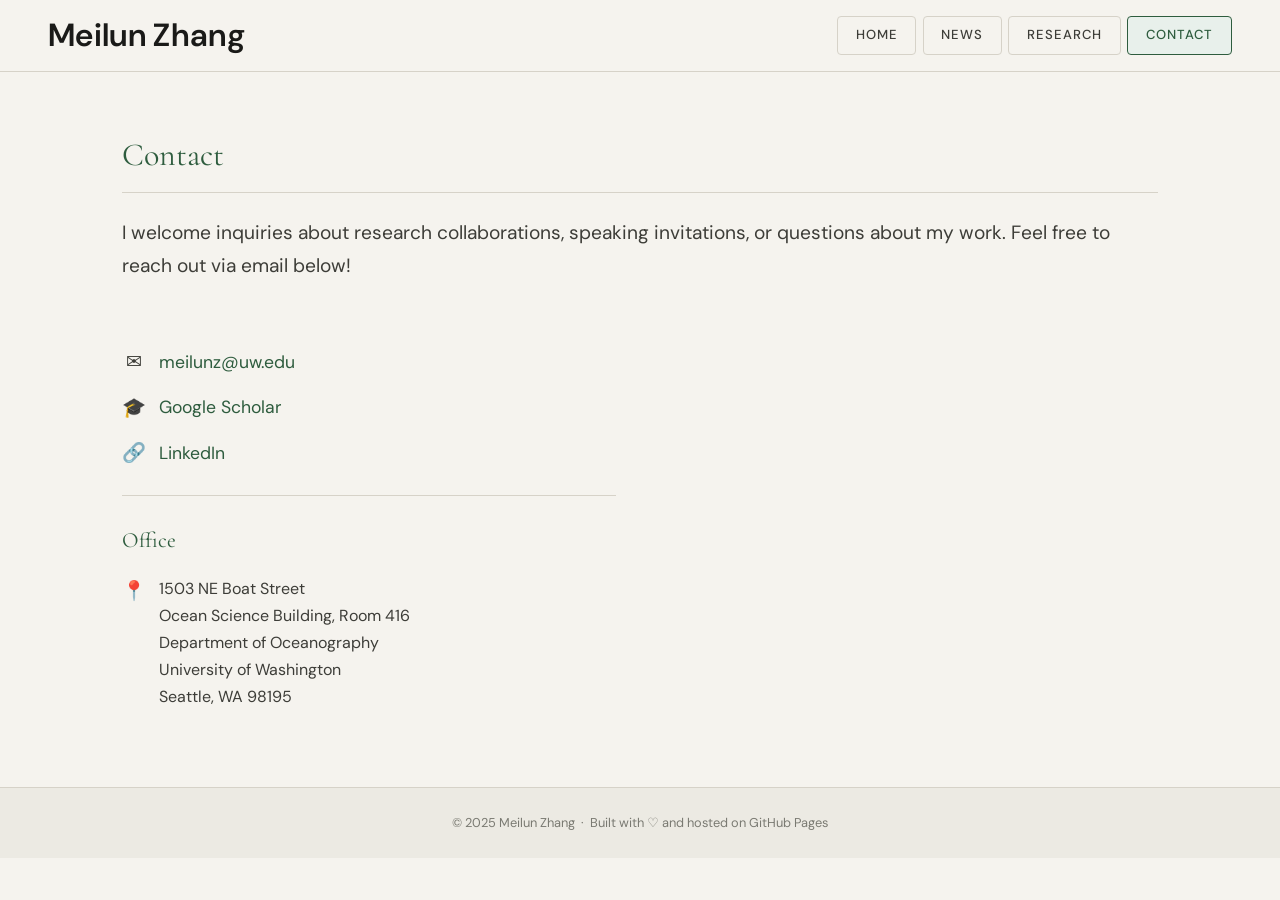
<file: contact.html>
<!DOCTYPE html>
<html lang="en">
<head>
  <meta charset="UTF-8" />
  <meta name="viewport" content="width=device-width, initial-scale=1.0"/>
  <title>Contact — Meilun Zhang</title>
  <link rel="stylesheet" href="style.css" />
  <link href="https://fonts.googleapis.com/css2?family=Cormorant+Garamond:ital,wght@0,300;0,400;0,600;1,300;1,400&family=DM+Sans:wght@300;400;500&display=swap" rel="stylesheet"/>
</head>
<body>

  <header class="banner">
    <div class="banner-name">
      <span class="name-main">Meilun Zhang</span>
      <!-- <span class="name-sub">Researcher &amp; Academic</span> -->
    </div>
    <nav class="banner-nav">
      <a href="index.html" class="nav-btn">Home</a>
      <a href="news.html" class="nav-btn">News</a>
      <a href="research.html" class="nav-btn">Research</a>
      <a href="contact.html" class="nav-btn active">Contact</a>
    </nav>
  </header>

  <main class="container">

    <section>
      <h2 class="section-title">Contact</h2>
      <p class="page-intro">I welcome inquiries about research collaborations, speaking invitations, or questions about my work. Feel free to reach out via email below!</p>
    </section>

    <section class="contact-grid">

      <!-- LEFT: CONTACT INFO -->
      <div class="contact-info">

        <!-- <h3 style="font-family:var(--font-serif);font-size:1.35rem;font-weight:400;color:var(--accent);margin-bottom:1rem;">Get In Touch</h3> -->
        <div class="contact-row">
          <span class="icon">✉️</span>
          <a href="mailto:meilunz@uw.edu">meilunz@uw.edu</a>
        </div>
<!-- 
        <div class="contact-row">
          <span class="icon">🐦</span>
          <a href="https://twitter.com/" target="_blank">@MeilunZhang</a>
        </div> -->

        <div class="contact-row">
          <span class="icon">🎓</span>
          <a href="https://scholar.google.com/citations?user=YMAUSdoAAAAJ&hl=en" target="_blank">Google Scholar</a>
        </div>

        <!-- <div class="contact-row">
          <span class="icon">💻</span>
          <a href="https://github.com/" target="_blank">GitHub</a>
        </div> -->

        <div class="contact-row">
          <span class="icon">🔗</span>
          <a href="https://www.linkedin.com/in/meilun-zhang-aa11361a3/" target="_blank">LinkedIn</a>
        </div>

        <hr style="border:none;border-top:1px solid var(--border);margin:1.6rem 0;" />

        <h3 style="font-family:var(--font-serif);font-size:1.35rem;font-weight:400;color:var(--accent);margin-bottom:1rem;">Office</h3>

        <div class="contact-row" style="align-items:flex-start;">
          <span class="icon">📍</span>
          <span>
            1503 NE Boat Street<br/>
            Ocean Science Building, Room 416<br/>
            Department of Oceanography<br/>
            University of Washington<br/>
            Seattle, WA 98195
          </span>
        </div>

        <!-- <div class="contact-row" style="margin-top:0.6rem;">
          <span class="icon">📅</span>
          <span>Office hours: [Days &amp; Times, or by appointment]</span>
        </div> -->

      </div>

      <!-- RIGHT: CONTACT FORM (static — wire up via Formspree or similar)
      <div>
        <h3 style="font-family:var(--font-serif);font-size:1.35rem;font-weight:400;color:var(--accent);margin-bottom:1rem;">Send a Message</h3>
        <p style="font-size:0.84rem;color:var(--ink-light);margin-bottom:1.2rem;">
          Note: This form can be connected to a service like 
          <a href="https://formspree.io" target="_blank" style="color:var(--accent);">Formspree</a> for delivery.
        </p>

        <form class="contact-form" action="#" method="POST">
          <div class="form-group">
            <label for="name">Your Name</label>
            <input type="text" id="name" name="name" placeholder="Jane Smith" required />
          </div>
          <div class="form-group">
            <label for="email">Email Address</label>
            <input type="email" id="email" name="email" placeholder="jane@example.com" required />
          </div>
          <div class="form-group">
            <label for="subject">Subject</label>
            <input type="text" id="subject" name="subject" placeholder="Research collaboration inquiry" />
          </div>
          <div class="form-group">
            <label for="message">Message</label>
            <textarea id="message" name="message" placeholder="Your message here…" required></textarea>
          </div>
          <button type="submit" class="submit-btn">Send Message</button>
        </form>
      </div> -->

    </section>

  </main>

  <footer class="site-footer">
    <p>© 2025 Meilun Zhang &nbsp;·&nbsp; Built with ♡ and hosted on GitHub Pages</p>
  </footer>

</body>
</html>
</file>
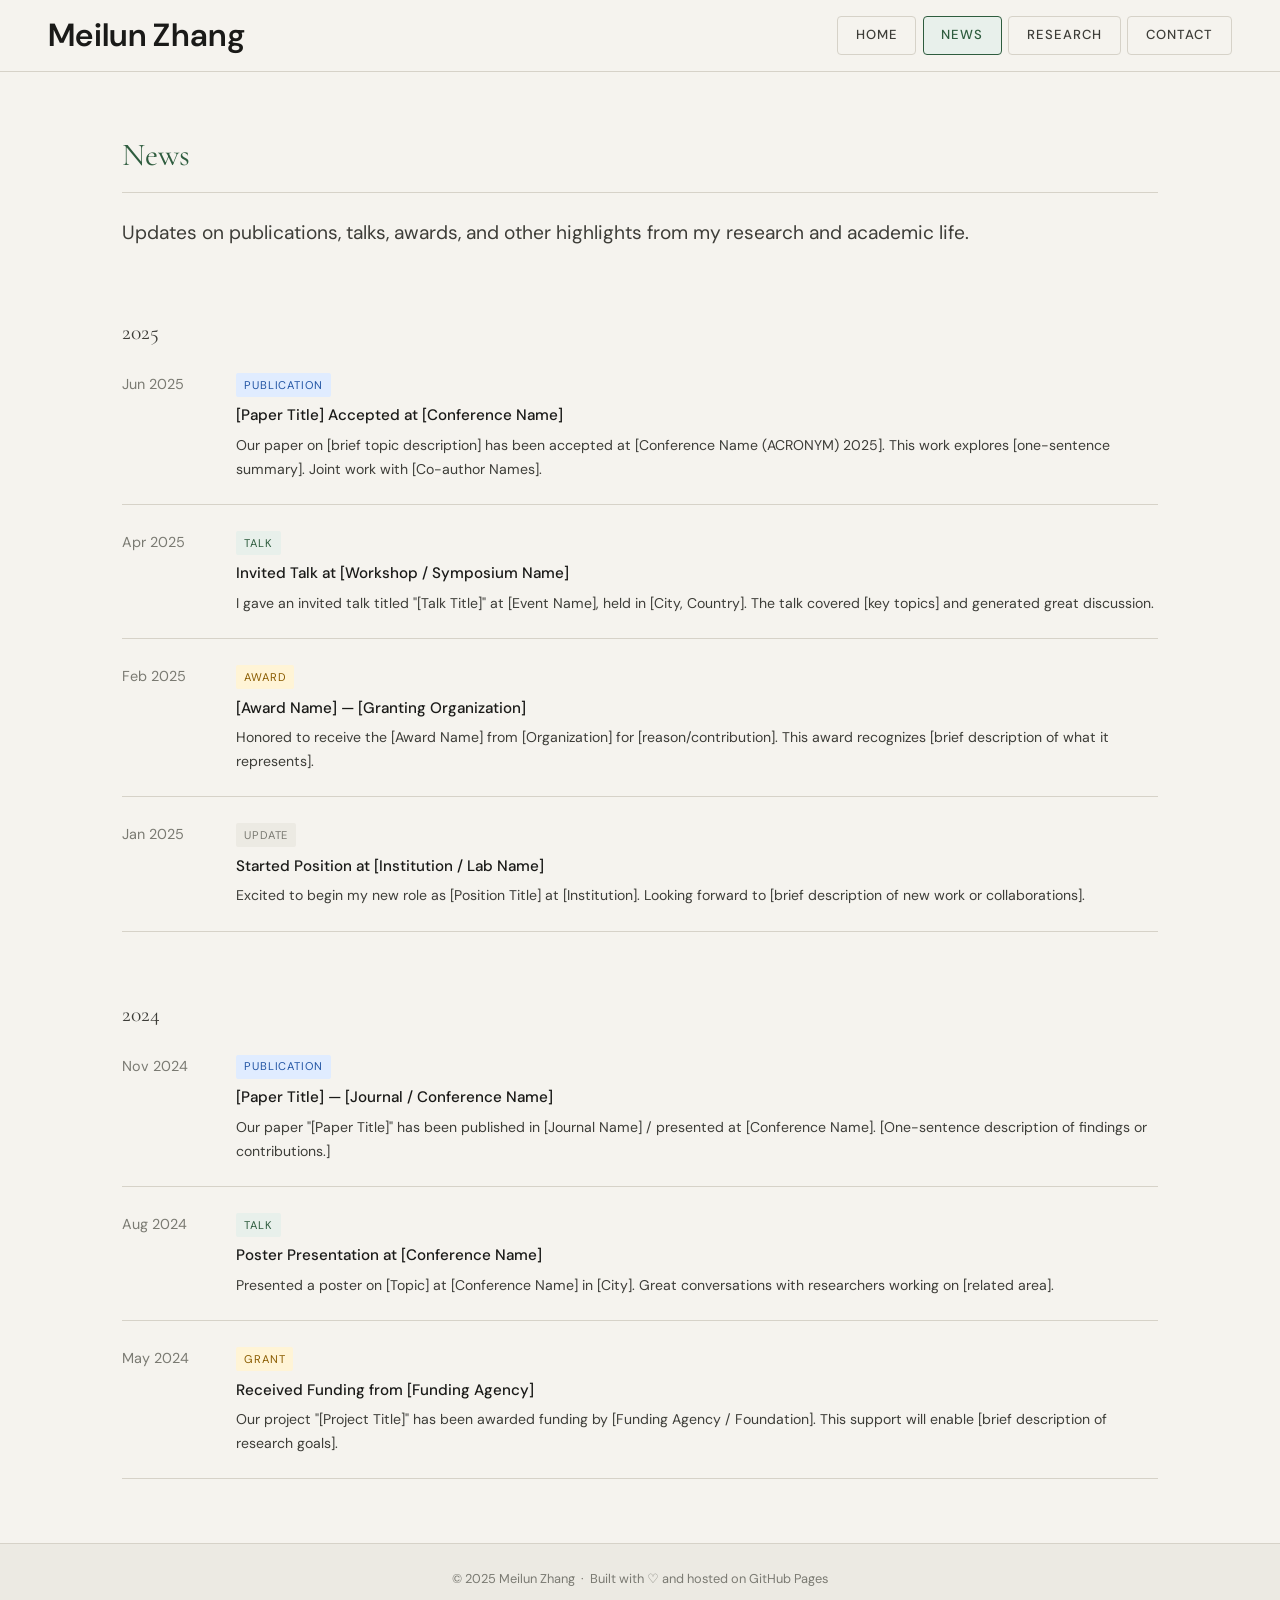
<file: news.html>
<!DOCTYPE html>
<html lang="en">
<head>
  <meta charset="UTF-8" />
  <meta name="viewport" content="width=device-width, initial-scale=1.0"/>
  <title>News — Meilun Zhang</title>
  <link rel="stylesheet" href="style.css" />
  <link href="https://fonts.googleapis.com/css2?family=Cormorant+Garamond:ital,wght@0,300;0,400;0,600;1,300;1,400&family=DM+Sans:wght@300;400;500&display=swap" rel="stylesheet"/>
</head>
<body>

  <header class="banner">
    <div class="banner-name">
      <span class="name-main">Meilun Zhang</span>
      <!-- <span class="name-sub">Researcher &amp; Academic</span> -->
    </div>
    <nav class="banner-nav">
      <a href="index.html" class="nav-btn">Home</a>
      <a href="news.html" class="nav-btn active">News</a>
      <a href="research.html" class="nav-btn">Research</a>
      <a href="contact.html" class="nav-btn">Contact</a>
    </nav>
  </header>

  <main class="container">

    <section>
      <h2 class="section-title">News</h2>
      <p class="page-intro">
        Updates on publications, talks, awards, and other highlights from my research and academic life.
      </p>
    </section>

    <section>
      <h3 style="font-family:var(--font-serif);font-size:1.35rem;font-weight:400;color:var(--ink-mid);margin-bottom:1.2rem;">2025</h3>
      <div class="news-list">

        <div class="news-item">
          <div class="news-date">Jun 2025</div>
          <div>
            <span class="news-tag tag-pub">Publication</span>
            <h3>[Paper Title] Accepted at [Conference Name]</h3>
            <p>
              Our paper on [brief topic description] has been accepted at [Conference Name (ACRONYM) 2025].
              This work explores [one-sentence summary]. Joint work with [Co-author Names].
            </p>
          </div>
        </div>

        <div class="news-item">
          <div class="news-date">Apr 2025</div>
          <div>
            <span class="news-tag tag-talk">Talk</span>
            <h3>Invited Talk at [Workshop / Symposium Name]</h3>
            <p>
              I gave an invited talk titled "[Talk Title]" at [Event Name], held in [City, Country].
              The talk covered [key topics] and generated great discussion.
            </p>
          </div>
        </div>

        <div class="news-item">
          <div class="news-date">Feb 2025</div>
          <div>
            <span class="news-tag tag-award">Award</span>
            <h3>[Award Name] — [Granting Organization]</h3>
            <p>
              Honored to receive the [Award Name] from [Organization] for [reason/contribution].
              This award recognizes [brief description of what it represents].
            </p>
          </div>
        </div>

        <div class="news-item">
          <div class="news-date">Jan 2025</div>
          <div>
            <span class="news-tag tag-misc">Update</span>
            <h3>Started Position at [Institution / Lab Name]</h3>
            <p>
              Excited to begin my new role as [Position Title] at [Institution]. 
              Looking forward to [brief description of new work or collaborations].
            </p>
          </div>
        </div>

      </div>
    </section>

    <section>
      <h3 style="font-family:var(--font-serif);font-size:1.35rem;font-weight:400;color:var(--ink-mid);margin-bottom:1.2rem;">2024</h3>
      <div class="news-list">

        <div class="news-item">
          <div class="news-date">Nov 2024</div>
          <div>
            <span class="news-tag tag-pub">Publication</span>
            <h3>[Paper Title] — [Journal / Conference Name]</h3>
            <p>
              Our paper "[Paper Title]" has been published in [Journal Name] / presented at [Conference Name].
              [One-sentence description of findings or contributions.]
            </p>
          </div>
        </div>

        <div class="news-item">
          <div class="news-date">Aug 2024</div>
          <div>
            <span class="news-tag tag-talk">Talk</span>
            <h3>Poster Presentation at [Conference Name]</h3>
            <p>
              Presented a poster on [Topic] at [Conference Name] in [City]. 
              Great conversations with researchers working on [related area].
            </p>
          </div>
        </div>

        <div class="news-item">
          <div class="news-date">May 2024</div>
          <div>
            <span class="news-tag tag-award">Grant</span>
            <h3>Received Funding from [Funding Agency]</h3>
            <p>
              Our project "[Project Title]" has been awarded funding by [Funding Agency / Foundation].
              This support will enable [brief description of research goals].
            </p>
          </div>
        </div>

      </div>
    </section>

  </main>

  <footer class="site-footer">
    <p>© 2025 Meilun Zhang &nbsp;·&nbsp; Built with ♡ and hosted on GitHub Pages</p>
  </footer>

</body>
</html>
</file>
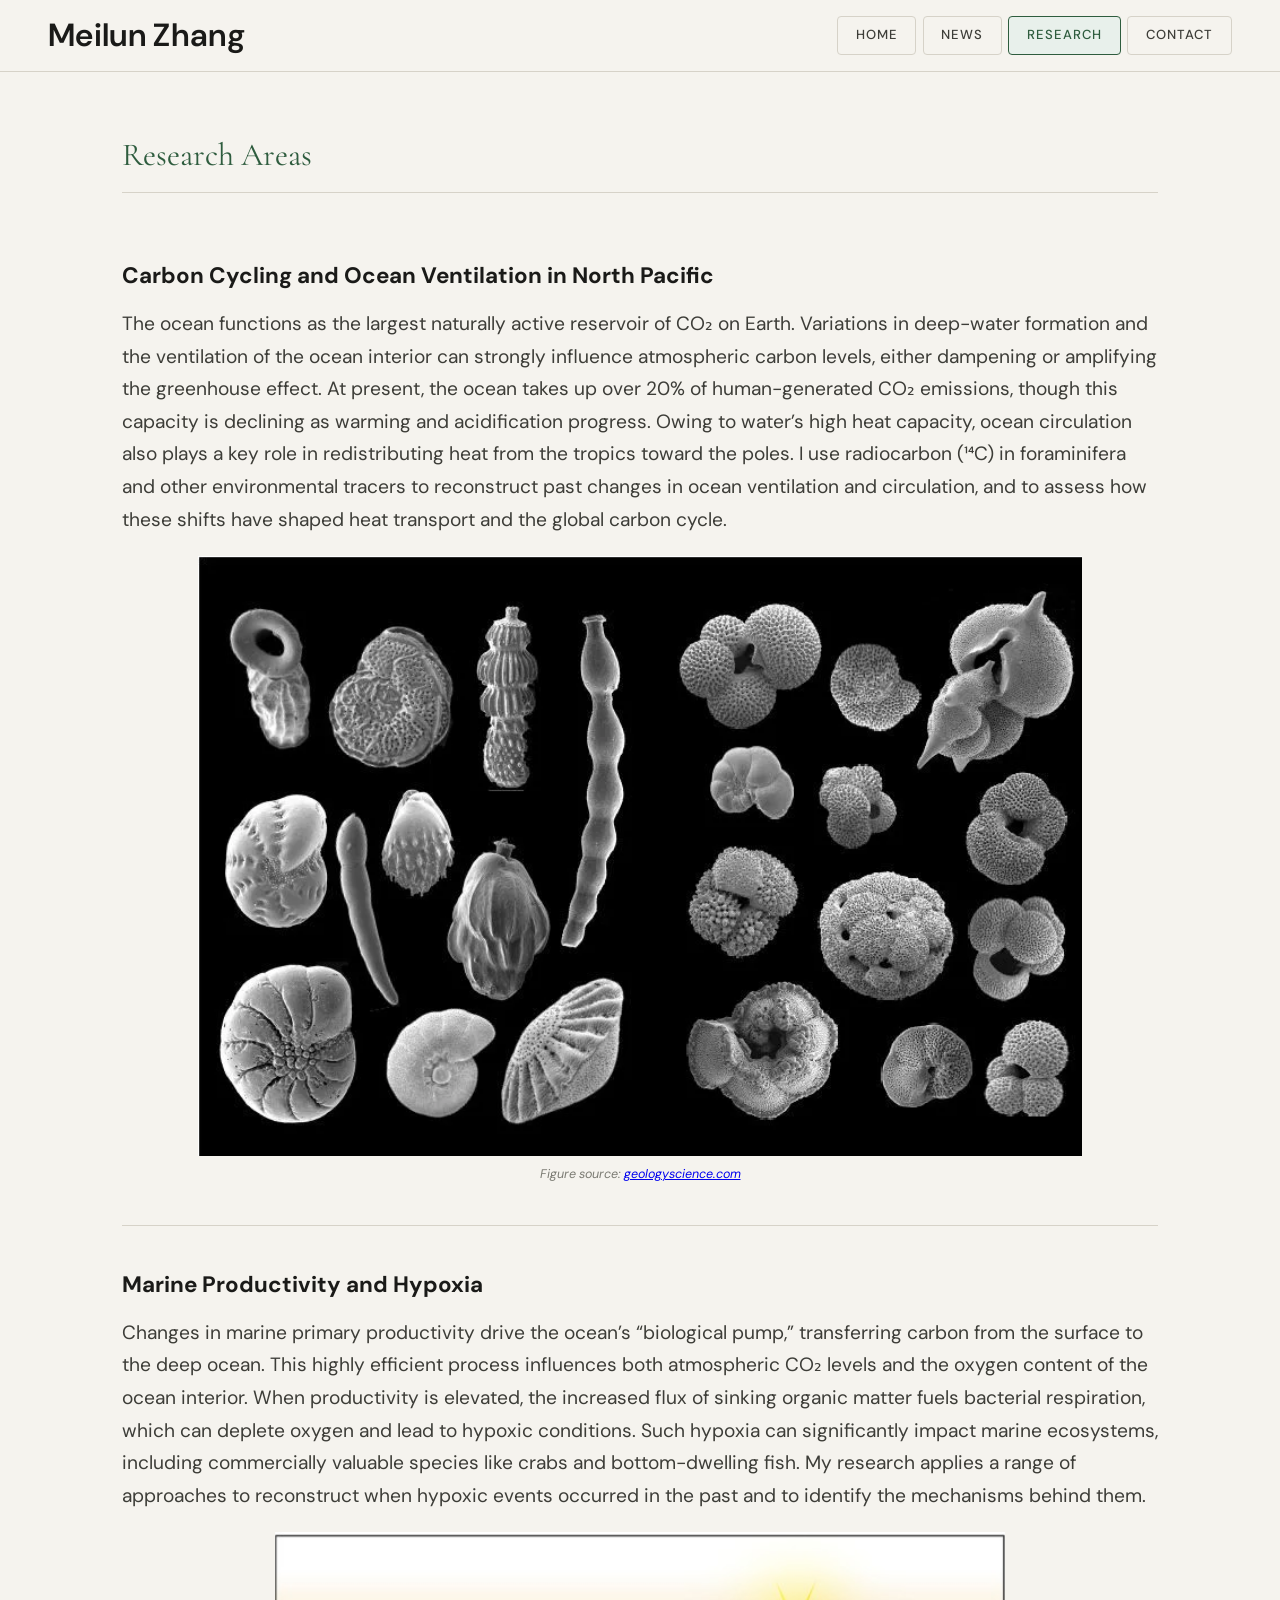
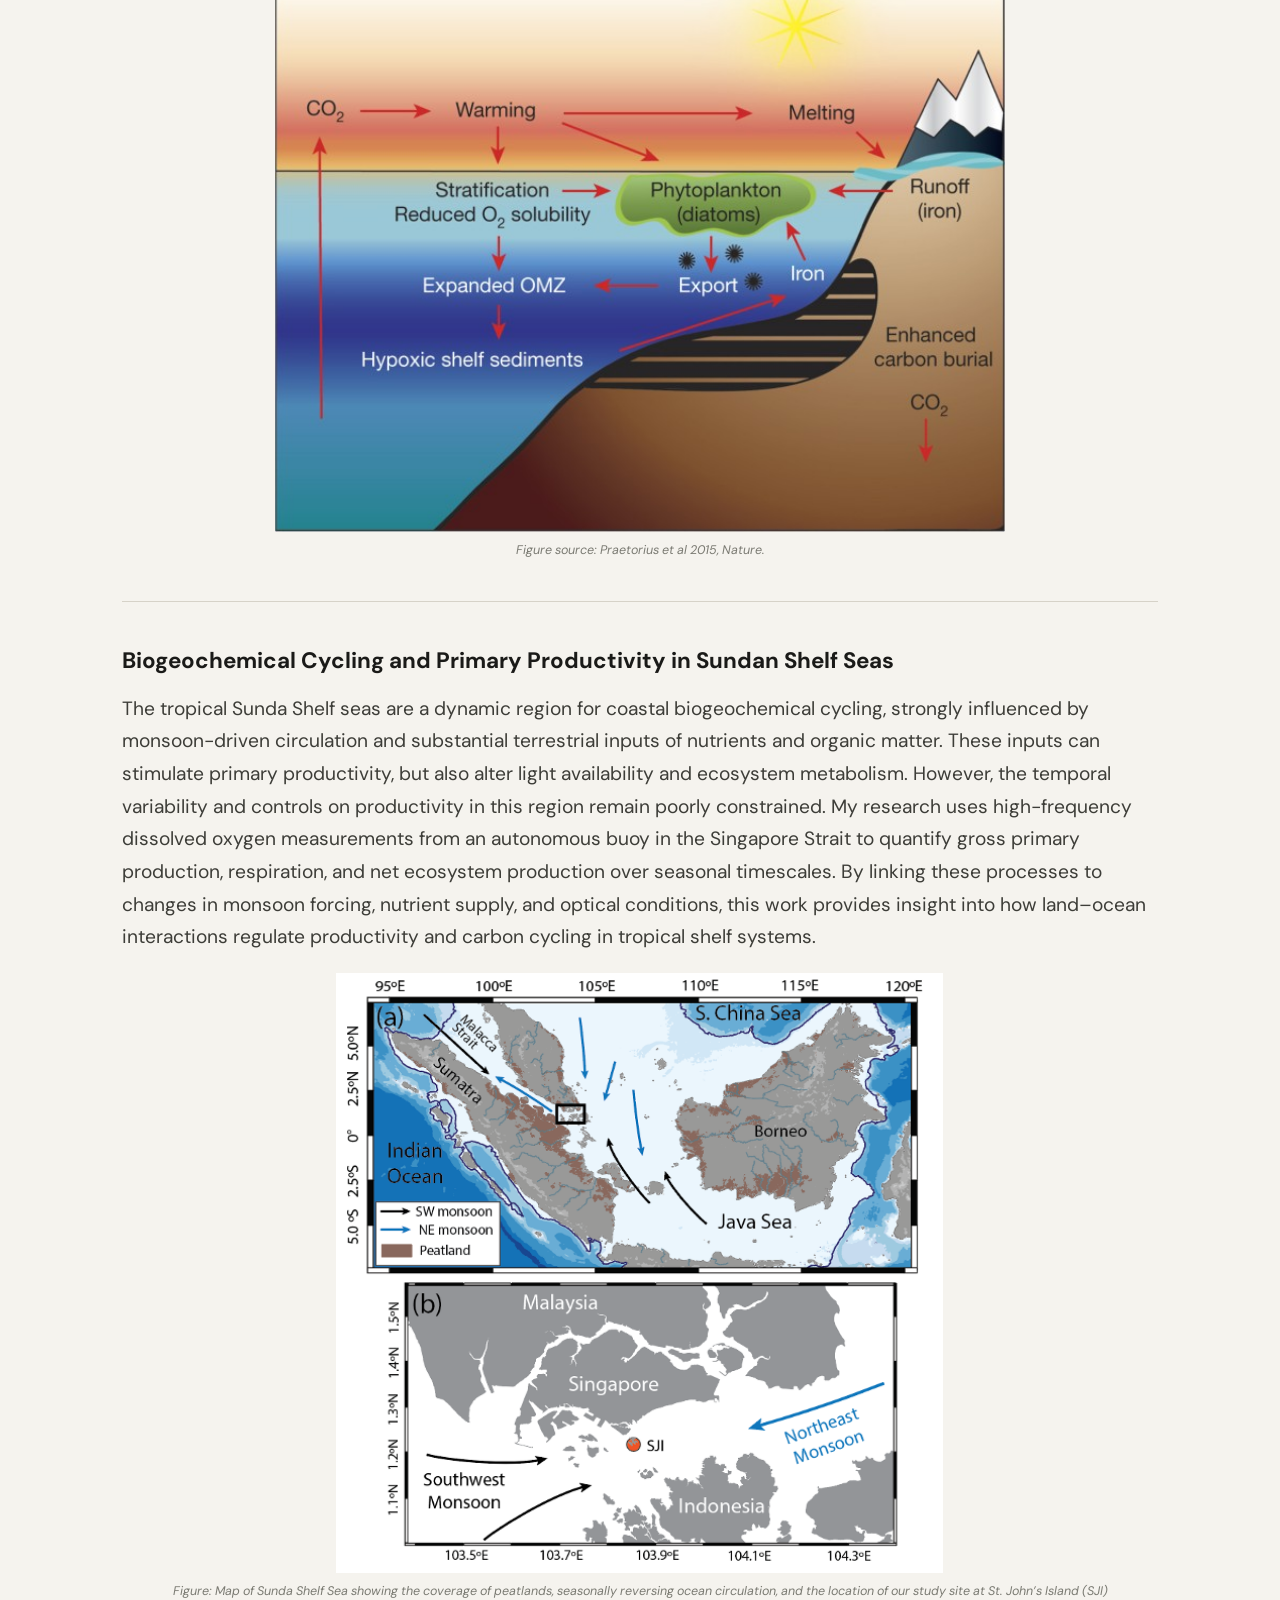
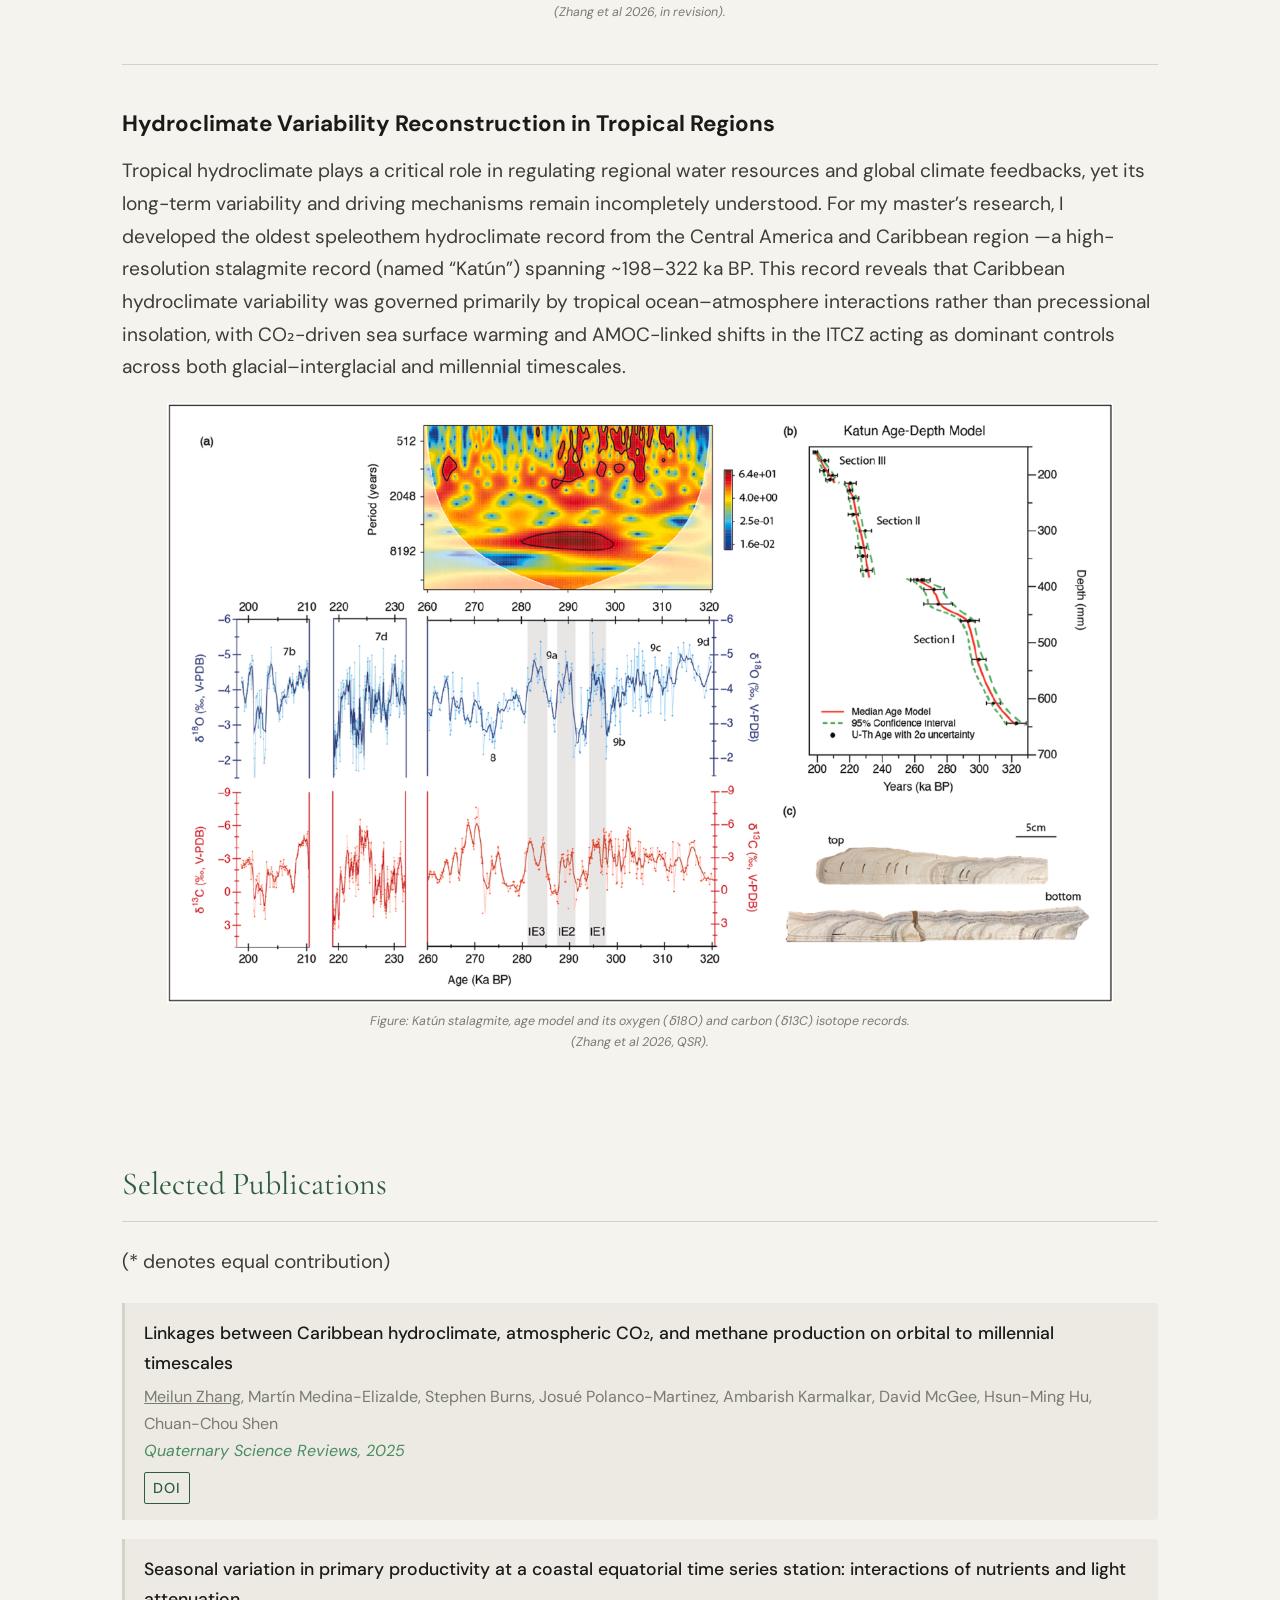
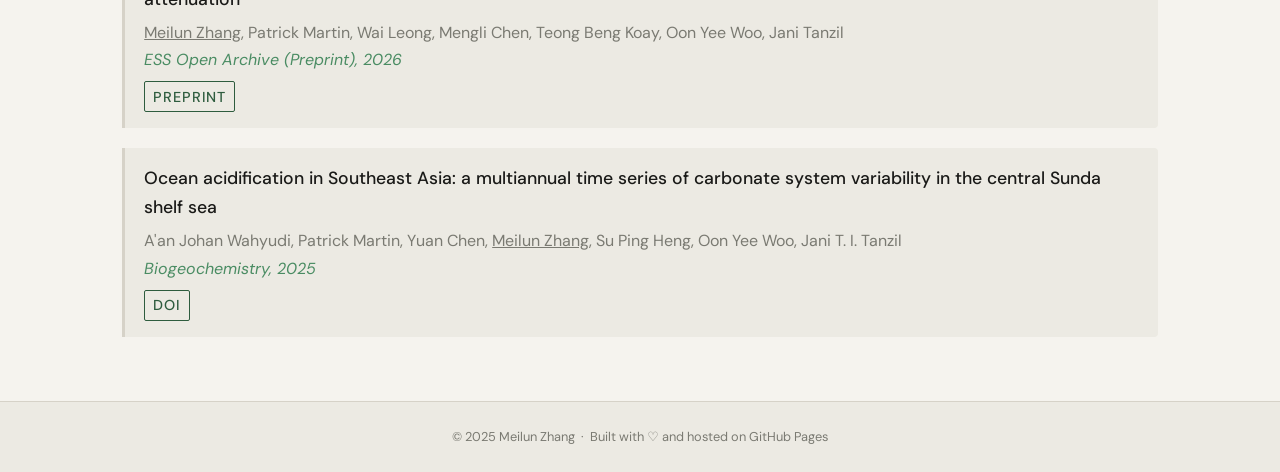
<file: research.html>
<!DOCTYPE html>
<html lang="en">
<head>
  <meta charset="UTF-8" />
  <meta name="viewport" content="width=device-width, initial-scale=1.0"/>
  <title>Research — Meilun Zhang</title>
  <link rel="stylesheet" href="style.css" />
  <link href="https://fonts.googleapis.com/css2?family=Cormorant+Garamond:ital,wght@0,300;0,400;0,600;1,300;1,400&family=DM+Sans:wght@300;400;500&display=swap" rel="stylesheet"/>
</head>
<body>

  <header class="banner">
    <div class="banner-name">
      <span class="name-main">Meilun Zhang</span>
      <!-- <span class="name-sub">Researcher &amp; Academic</span> -->
    </div>
    <nav class="banner-nav">
      <a href="index.html" class="nav-btn">Home</a>
      <a href="news.html" class="nav-btn">News</a>
      <a href="research.html" class="nav-btn active">Research</a>
      <a href="contact.html" class="nav-btn">Contact</a>
    </nav>
  </header>

  <main class="container">

    <!-- <section>
      <h2 class="section-title">Research</h2>
      <p class="page-intro">
        Marine Carbon Cycle; Radiocarbon dating; Paleoceanography; Ocean Ventilation; Isotope Geochemistry
      </p>
    </section> -->

    <!-- RESEARCH AREAS -->
    <section>
      <h2 class="section-title">Research Areas</h2>
      <div class="research-area">
        <div class="research-area-text">
          <h3 class="research-area-title">Carbon Cycling and Ocean Ventilation in North Pacific</h3>
          <p>
            The ocean functions as the largest naturally active reservoir of CO₂ on Earth. 
            Variations in deep-water formation and the ventilation of the ocean interior can 
            strongly influence atmospheric carbon levels, either dampening or amplifying the greenhouse effect. 
            At present, the ocean takes up over 20% of human-generated CO₂ emissions, though this capacity is 
            declining as warming and acidification progress. Owing to water’s high heat capacity, 
            ocean circulation also plays a key role in redistributing heat from the tropics toward the poles. 
            I use radiocarbon (¹⁴C) in foraminifera and other environmental tracers to reconstruct past changes in ocean ventilation 
            and circulation, and to assess how these shifts have shaped heat transport and the global carbon cycle.
          </p>
        </div>
        <div class="research-area-figure">
          <img src="images/Foraminifera.jpg" alt="Research Area 1 figure" />
          <p class="figure-caption">Figure source: <a href="https://geologyscience.com/geology-branches/paleontology/foraminifera/">geologyscience.com</a></p>
        </div>
      </div>

      <div class="research-area">
        <div class="research-area-text">
          <h3 class="research-area-title">Marine Productivity and Hypoxia</h3>
          <p>
            Changes in marine primary productivity drive the ocean’s “biological pump,” transferring carbon 
            from the surface to the deep ocean. This highly efficient process influences both atmospheric CO₂ 
            levels and the oxygen content of the ocean interior. When productivity is elevated, the increased 
            flux of sinking organic matter fuels bacterial respiration, which can deplete oxygen and lead to 
            hypoxic conditions. Such hypoxia can significantly impact marine ecosystems, including commercially 
            valuable species like crabs and bottom-dwelling fish. My research applies a range of approaches to 
            reconstruct when hypoxic events occurred in the past and to identify the mechanisms behind them.
          </p>
        </div>
        <div class="research-area-figure">
          <img src="images/hypoxia.jpg" alt="Research Area 2 figure" />
          <p class="figure-caption">Figure source: Praetorius et al 2015, Nature.</p>
        </div>
      </div>

      <div class="research-area">
        <div class="research-area-text">
          <h3 class="research-area-title">Biogeochemical Cycling and Primary Productivity in Sundan Shelf Seas</h3>
          <p>
            The tropical Sunda Shelf seas are a dynamic region for coastal biogeochemical cycling, strongly 
            influenced by monsoon-driven circulation and substantial terrestrial inputs of nutrients and 
            organic matter. These inputs can stimulate primary productivity, but also alter light availability 
            and ecosystem metabolism. However, the temporal variability and controls on productivity in this 
            region remain poorly constrained. My research uses high-frequency dissolved oxygen measurements 
            from an autonomous buoy in the Singapore Strait to quantify gross primary production, respiration, 
            and net ecosystem production over seasonal timescales. By linking these processes to changes in 
            monsoon forcing, nutrient supply, and optical conditions, this work provides insight into how land–ocean 
            interactions regulate productivity and carbon cycling in tropical shelf systems.
            
          </p>
        </div>
        <div class="research-area-figure">
          <img src="images/SJI.jpg" alt="Research Area 3 figure" />
          <p class="figure-caption">Figure: Map of Sunda Shelf Sea showing the coverage of peatlands, 
            seasonally reversing ocean circulation, and the location of our study site at St. John’s Island (SJI) <br> (Zhang et al 2026, in revision).</p>
        </div>
      </div>


      <div class="research-area">
        <div class="research-area-text">
          <h3 class="research-area-title">Hydroclimate Variability Reconstruction in Tropical Regions </h3>
          <p>
            Tropical hydroclimate plays a critical role in regulating regional water resources and global 
            climate feedbacks, yet its long-term variability and driving mechanisms remain incompletely understood. 
            For my master’s research, I developed the oldest speleothem hydroclimate record from the Central America and 
            Caribbean region —a high-resolution stalagmite record (named “Katún”) spanning ~198–322 ka BP. 
            This record reveals that Caribbean hydroclimate variability was governed primarily by tropical 
            ocean–atmosphere interactions rather than precessional insolation, with CO₂-driven sea surface 
            warming and AMOC-linked shifts in the ITCZ acting as dominant controls across both 
            glacial–interglacial and millennial timescales.
          </p>
        </div>
        <div class="research-area-figure">
          <img src="images/katun.jpg" alt="Research Area 4 figure" />
          <p class="figure-caption">Figure: Katún stalagmite, age model and its oxygen (δ18O) and carbon (δ13C) isotope records. <br> (Zhang et al 2026, QSR).</p>
        </div>
      </div>

    </section>

    <!-- PUBLICATIONS -->
    <section>
      <h2 class="section-title">Selected Publications</h2>
      <p class="page-intro" style="margin-bottom:1.5rem;">
        (* denotes equal contribution)
      </p>
      <div class="pub-list">

        <div class="pub-item">
          <h4>Linkages between Caribbean hydroclimate, atmospheric CO₂, and methane production on orbital to millennial timescales</h4>
          <div class="pub-authors"><u>Meilun Zhang</u>, Martín Medina-Elizalde, Stephen Burns, Josué Polanco-Martinez, Ambarish Karmalkar, David McGee, Hsun-Ming Hu, Chuan-Chou Shen</div>
          <div class="pub-venue">Quaternary Science Reviews, 2025</div>
          <div class="pub-links">
            <a href="https://doi.org/10.1016/j.quascirev.2025.109716" class="pub-link" target="_blank">DOI</a>
          </div>
        </div>

        <div class="pub-item">
          <h4>Seasonal variation in primary productivity at a coastal equatorial time series station: interactions of nutrients and light attenuation</h4>
            <div class="pub-authors"><u>Meilun Zhang</u>, Patrick Martin, Wai Leong, Mengli Chen, Teong Beng Koay, Oon Yee Woo, Jani Tanzil</div>
            <div class="pub-venue">ESS Open Archive (Preprint), 2026</div>
            <div class="pub-links">
              <a href="https://doi.org/10.22541/essoar.177100567.75898593/v1" class="pub-link" target="_blank">Preprint</a>
            </div>
        </div>

        <div class="pub-item">
          <h4>Ocean acidification in Southeast Asia: a multiannual time series of carbonate system variability in the central Sunda shelf sea</h4>
          <div class="pub-authors">A'an Johan Wahyudi, Patrick Martin, Yuan Chen, <u>Meilun Zhang</u>, Su Ping Heng, Oon Yee Woo, Jani T. I. Tanzil</div>
          <div class="pub-venue">Biogeochemistry, 2025</div>
          <div class="pub-links">
            <a href="https://doi.org/10.1007/s10533-025-01286-9" class="pub-link" target="_blank">DOI</a>
          </div>
        </div>

        <!-- <div class="pub-item">
          <h4>[Full Paper Title Goes Here]</h4>
          <div class="pub-authors">Meilun Zhang, [Co-author A]</div>
          <div class="pub-venue">[Conference Name (ACRONYM)], [Year]</div>
          <div class="pub-links">
            <a href="#" class="pub-link">PDF</a>
            <a href="#" class="pub-link">Poster</a>
            <a href="#" class="pub-link">Video</a>
          </div>
        </div> -->

      </div>
    </section>

    <!-- COLLABORATORS
    <section>
      <h2 class="section-title">Collaborators</h2>
      <p style="font-size:0.92rem;color:var(--ink-mid);max-width:640px;">
        I am fortunate to collaborate with talented researchers at various institutions.
        Here are some of my ongoing and past collaborators:
      </p>
      <div class="research-grid" style="margin-top:1.2rem;">
        <div class="research-card" style="padding:1rem 1.2rem;">
          <h3 style="font-size:1rem;">[Collaborator Name]</h3>
          <p>[Position], [Institution]</p>
        </div>
        <div class="research-card" style="padding:1rem 1.2rem;">
          <h3 style="font-size:1rem;">[Collaborator Name]</h3>
          <p>[Position], [Institution]</p>
        </div>
        <div class="research-card" style="padding:1rem 1.2rem;">
          <h3 style="font-size:1rem;">[Collaborator Name]</h3>
          <p>[Position], [Institution]</p>
        </div>
      </div>
    </section> -->

  </main>

  <footer class="site-footer">
    <p>© 2025 Meilun Zhang &nbsp;·&nbsp; Built with ♡ and hosted on GitHub Pages</p>
  </footer>

</body>
</html>
</file>
<file: style.css>
/* =============================================
   MEILUN ZHANG — ACADEMIC PERSONAL SITE
   Style: Refined editorial / natural academic
   Fonts: Cormorant Garamond + DM Sans
   ============================================= */

*, *::before, *::after { box-sizing: border-box; margin: 0; padding: 0; }

:root {
  --ink:       #1a1a18;
  --ink-mid:   #3d3d38;
  --ink-light: #7a7a72;
  --paper:     #f5f3ee;
  --paper-dark:#eceae3;
  --accent:    #2e5c3e;      /* Pacific Northwest forest green */
  --accent-lt: #4a8c63;
  --accent-bg: #e8f0eb;
  --gold:      #b5883a;
  --border:    #d6d2c8;
  --radius:    4px;
  --max-w:     1100px;
  --font-serif: 'Cormorant Garamond', Georgia, serif;
  --font-sans:  'DM Sans', system-ui, sans-serif;
}

html { scroll-behavior: smooth; }

body {
  background: var(--paper);
  color: var(--ink);
  font-family: var(--font-sans);
  font-size: 16px;
  line-height: 1.7;
}

/* ── BANNER ─────────────────────────────────── */
.banner {
  display: flex;
  align-items: center;
  justify-content: space-between;
  padding: 0 3rem;
  height: 72px;
  background: var(--paper);
  position: sticky;
  top: 0;
  z-index: 100;
  box-shadow: none;
  border-bottom: 1px solid var(--border);
}

.banner-name {
  display: flex;
  flex-direction: column;
  line-height: 1.15;
}

.name-main {
  font-family: var(--font-sans);
  font-size: 2rem;
  font-weight: 600;
  color: var(--ink);
  letter-spacing: 0.01em;
}

.name-sub {
  font-size: 0.72rem;
  color: var(--ink-light);
  letter-spacing: 0.12em;
  text-transform: uppercase;
  font-weight: 300;
}

/* ── NAV BUTTONS ─────────────────────────────── */
.banner-nav {
  display: flex;
  gap: 0.4rem;
}

.nav-btn {
  font-family: var(--font-sans);
  font-size: 0.82rem;
  font-weight: 500;
  letter-spacing: 0.08em;
  text-transform: uppercase;
  text-decoration: none;
  color: var(--ink-mid);
  padding: 0.45rem 1.1rem;
  border: 1px solid var(--border);
  border-radius: var(--radius);
  transition: background 0.2s, color 0.2s, border-color 0.2s;
}

.nav-btn:hover,
.nav-btn.active {
  background: var(--accent-bg);
  color: var(--accent);
  border-color: var(--accent);
}

.nav-btn.active {
  background: var(--accent-bg);
  border-color: var(--accent);
}

/* ── HERO IMAGE ──────────────────────────────── */
.hero {
  width: 100%;
  overflow: hidden;
  position: relative;
}

.hero-img-wrap {
  position: relative;
  width: 100%;
  height: clamp(150px, 22vw, 280px);
  overflow: hidden;
}

.hero-img {
  width: 100%;
  height: 100%;
  object-fit: cover;
  object-position: center 60%;
  display: block;
  filter: saturate(0.9) brightness(0.95);
  transition: transform 8s ease;
}

.hero-img:hover { transform: scale(1.02); }

.hero-caption {
  position: absolute;
  bottom: 1rem;
  right: 1.4rem;
  font-size: 0.74rem;
  color: rgba(255,255,255,0.75);
  letter-spacing: 0.1em;
  text-transform: uppercase;
  text-shadow: 0 1px 4px rgba(0,0,0,0.5);
}

/* ── CONTAINER ───────────────────────────────── */
.container {
  max-width: var(--max-w);
  margin: 0 auto;
  padding: 3.5rem 2rem 4rem;
  display: flex;
  flex-direction: column;
  gap: 4rem;
}

/* ── SECTION TITLES ──────────────────────────── */
.section-title {
  font-family: var(--font-serif);
  font-size: 2rem;
  font-weight: 400;
  color: var(--accent);
  margin-bottom: 1.5rem;
  padding-bottom: 0.6rem;
  border-bottom: 1.5px solid var(--border);
}

/* ── ABOUT SECTION ───────────────────────────── */
.about-section {
  display: grid;
  grid-template-columns: 1fr 300px;
  gap: 3.5rem;
  align-items: start;
}

.about-text p {
  color: var(--ink-mid);
  margin-bottom: 1rem;
  font-size: 1.2rem;
}

.about-photo-wrap {
  margin-bottom: 0;
  width: 100%;
  max-width: 300px;
}

.about-photo {
  width: 100%;
  aspect-ratio: 1 / 1;
  object-fit: cover;
  border-radius: var(--radius);
  display: block;
  border: 1px solid var(--border);
}

.about-highlights {
  display: flex;
  flex-direction: column;
  gap: 1rem;
}

.highlight-card {
  background: var(--paper-dark);
  border: 1px solid var(--border);
  border-left: 3px solid var(--accent);
  border-radius: var(--radius);
  padding: 1.1rem 1.2rem;
}


.highlight-icon { font-size: 1.5rem; }

.highlight-card h3 {
  display: flex;
  align-items: center;
  gap: 8px;
  font-family: var(--font-sans);
  font-size: 1rem;
  font-weight: 500;
  letter-spacing: 0.1em;
  text-transform: uppercase;
  color: var(--accent);
  margin: 0.3rem 0 0.5rem;
}

/* .highlight-card p {
  font-size: 1.1rem;
  color: var(--ink-mid);
  line-height: 1.5;
  margin-bottom: 10px;
} */

.highlight-card p {
  font-size: 1rem;
  color: var(--ink-mid);
  line-height: 1.5;
  margin-bottom: 0;
}

.edu-row {
  display: flex;
  flex-wrap: wrap;
  align-items: baseline;
  padding: 8px 0;
  border-bottom: 1px solid var(--border);
  font-size: 1.1rem;
  gap: 0 8px;
}

.edu-row:last-child {
  border-bottom: none;
  padding-bottom: 0;
}

.edu-degree {
  font-weight: 500;
  color: var(--ink);
  width: 2.1rem;
  flex-shrink: 0;
}
.edu-school {
  color: var(--ink-mid);
  flex: 1;
}

.edu-year {
  color: var(--ink-light);
  font-size: 1rem;
  white-space: nowrap;
  width: 100%;
  text-align: right;
  margin-top: 2px;
}

/* ── RECENT HIGHLIGHTS ───────────────────────── */
.highlight-row {
  display: flex;
  flex-direction: column;
  gap: 1rem;
  margin-bottom: 1.2rem;
}

.highlight-item {
  display: flex;
  gap: 1.2rem;
  align-items: flex-start;
  padding: 0.9rem 1rem;
  background: var(--paper-dark);
  border-radius: var(--radius);
  border: 1px solid var(--border);
}

.date-tag {
  font-size: 1.1rem;
  font-weight: 500;
  letter-spacing: 0.06em;
  background: var(--accent-bg);
  color: var(--accent);
  padding: 0.2rem 0.55rem;
  border-radius: 2px;
  white-space: nowrap;
  flex-shrink: 0;
  margin-top: 0.15rem;
}

.highlight-item p {
  font-size: 1.2rem;
  color: var(--ink-mid);
}

.btn-link {
  font-size: 0.85rem;
  font-weight: 500;
  color: var(--accent);
  text-decoration: none;
  letter-spacing: 0.03em;
  border-bottom: 1px solid var(--accent-lt);
  padding-bottom: 1px;
  transition: color 0.2s;
}
.btn-link:hover { color: var(--accent-lt); }

/* ── NEWS PAGE ───────────────────────────────── */
.news-list { display: flex; flex-direction: column; gap: 1.4rem; }

.news-item {
  display: grid;
  grid-template-columns: 90px 1fr;
  gap: 1.5rem;
  padding-bottom: 1.4rem;
  border-bottom: 1px solid var(--border);
}

.news-date {
  font-family: var(--font-sans);
  font-size: 0.9rem;
  color: var(--ink-light);
  padding-top: 0.15rem;
}

.news-item h3 {
  font-family: var(--font-sans);
  font-size: 0.95rem;
  font-weight: 500;
  margin-bottom: 0.3rem;
  color: var(--ink);
}

.news-item p { font-size: 0.88rem; color: var(--ink-mid); }

.news-tag {
  display: inline-block;
  font-size: 0.7rem;
  letter-spacing: 0.08em;
  text-transform: uppercase;
  padding: 0.15rem 0.5rem;
  border-radius: 2px;
  margin-bottom: 0.4rem;
}
.tag-pub   { background: #e0ecff; color: #2255a4; }
.tag-award { background: #fff4d6; color: #8a5c00; }
.tag-talk  { background: #e8f0eb; color: var(--accent); }
.tag-misc  { background: var(--paper-dark); color: var(--ink-light); }

/* ── RESEARCH PAGE ───────────────────────────── */
.research-grid {
  display: grid;
  grid-template-columns: repeat(auto-fill, minmax(300px, 1fr));
  gap: 1.5rem;
  margin-bottom: 2rem;
}

.research-card {
  background: var(--paper-dark);
  border: 1px solid var(--border);
  border-radius: var(--radius);
  padding: 1.5rem;
  transition: box-shadow 0.2s;
}

.research-card:hover { box-shadow: 0 4px 18px rgba(0,0,0,0.08); }

.research-card h3 {
  font-family: var(--font-serif);
  font-size: 1.2rem;
  font-weight: 400;
  color: var(--accent);
  margin-bottom: 0.6rem;
}


/* .research-card p { font-size: 1.2rem; color: var(--ink-mid); } */

.pub-list { display: flex; flex-direction: column; gap: 1.2rem; }

.pub-item {
  padding: 1rem 1.2rem;
  border-left: 3px solid var(--border);
  background: var(--paper-dark);
  border-radius: 0 var(--radius) var(--radius) 0;
  transition: border-color 0.2s;
}

.pub-item:hover { border-left-color: var(--accent); }

.pub-item h4 {
  font-family: var(--font-sans);
  font-size: 1.1rem;
  font-weight: 500;
  margin-bottom: 0.25rem;
}

.pub-item .pub-venue {
  font-size: 1rem;
  color: var(--accent-lt);
  font-style: italic;
}

.pub-item .pub-authors {
  font-size: 1rem;
  color: var(--ink-light);
}

.pub-links { margin-top: 0.5rem; display: flex; gap: 0.6rem; }

.pub-link {
  font-size: 0.9rem;
  font-weight: 500;
  letter-spacing: 0.06em;
  text-transform: uppercase;
  color: var(--accent);
  text-decoration: none;
  padding: 0.15rem 0.5rem;
  border: 1px solid var(--accent);
  border-radius: 2px;
  transition: background 0.2s, color 0.2s;
}
.pub-link:hover { background: var(--accent); color: #fff; }

/* ── CONTACT PAGE ────────────────────────────── */
.contact-grid {
  display: grid;
  grid-template-columns: 1fr 1fr;
  gap: 3rem;
}

.contact-info p { font-size: 1.2rem; color: var(--ink-mid); margin-bottom: 0.6rem; }

.contact-row {
  display: flex;
  align-items: center;
  gap: 0.8rem;
  margin-bottom: 0.8rem;
}

.contact-row .icon { font-size: 1.2rem; width: 1.5rem; text-align: center; }

.contact-row a {
  color: var(--accent);
  text-decoration: none;
  font-size: 1.1rem;
}
.contact-row a:hover { text-decoration: underline; }

.contact-row span { font-size: 1rem; color: var(--ink-mid); }


.contact-form { display: flex; flex-direction: column; gap: 1rem; }

.form-group { display: flex; flex-direction: column; gap: 0.3rem; }

.form-group label {
  font-size: 0.78rem;
  font-weight: 500;
  letter-spacing: 0.08em;
  text-transform: uppercase;
  color: var(--ink-light);
}

.form-group input,
.form-group textarea {
  font-family: var(--font-sans);
  font-size: 0.92rem;
  padding: 0.65rem 0.9rem;
  border: 1px solid var(--border);
  border-radius: var(--radius);
  background: #fff;
  color: var(--ink);
  outline: none;
  transition: border-color 0.2s;
}

.form-group input:focus,
.form-group textarea:focus { border-color: var(--accent); }

.form-group textarea { resize: vertical; min-height: 130px; }

.submit-btn {
  align-self: flex-start;
  background: var(--accent);
  color: #fff;
  border: none;
  padding: 0.7rem 2rem;
  font-family: var(--font-sans);
  font-size: 0.85rem;
  font-weight: 500;
  letter-spacing: 0.06em;
  border-radius: var(--radius);
  cursor: pointer;
  transition: background 0.2s;
}
.submit-btn:hover { background: var(--accent-lt); }

/* ── PAGE INTRO ──────────────────────────────── */
.page-intro {
  font-size: 1.2rem;
  color: var(--ink-mid);
  max-width: 100%;
  margin-bottom: 0rem;
}

/* ── FOOTER ──────────────────────────────────── */
.site-footer {
  text-align: center;
  padding: 1.5rem;
  font-size: 0.8rem;
  color: var(--ink-light);
  border-top: 1px solid var(--border);
  background: var(--paper-dark);
}

/* ── RESPONSIVE ──────────────────────────────── */
@media (max-width: 800px) {
  .banner { padding: 0 1.2rem; }
  .name-sub { display: none; }
  .about-section { grid-template-columns: 1fr; }
  .contact-grid  { grid-template-columns: 1fr; }
  .research-grid { grid-template-columns: 1fr; }
  .news-item     { grid-template-columns: 1fr; gap: 0.3rem; }
}

@media (max-width: 520px) {
  .banner { height: 60px; }
  .name-main { font-size: 1.2rem; }
  .nav-btn { font-size: 0.72rem; padding: 0.35rem 0.7rem; }
}

/* ── RESEARCH AREAS ──────────────────────────── */
.research-area {
  padding: 2.5rem 0;
  border-bottom: 1px solid var(--border);
}

.research-area:last-child {
  border-bottom: none;
}

.research-area-figure {
  float: none;
  width: 100%;
  margin: 1.2rem 0 0 0;
}

.research-area-figure img {
  width: 100%;
  max-height: 600px;
  object-fit: contain;
  border-radius: var(--radius);
  display: block;
}

.research-area-text h3 {
  margin-bottom: 0.8rem;
  font-family: var(--font-sans);
  font-size: 1.4rem;
  font-weight: 700;
  color: var(--ink);
}

.research-area-text p {
  font-size: 1.2rem;
  color: var(--ink-mid);
  line-height: 1.7;
  /* text-indent: 2em; */
}


.research-area::after {
  content: '';
  display: block;
  clear: both;
}

@media (max-width: 800px) {
  .research-area-figure {
    float: none;
    width: 100%;
    margin: 1rem 0;
  }
}

.figure-caption {
  font-size: 0.78rem;
  color: var(--ink-light);
  margin-top: 0.5rem;
  font-style: italic;
  text-align: center;
}
</file>
